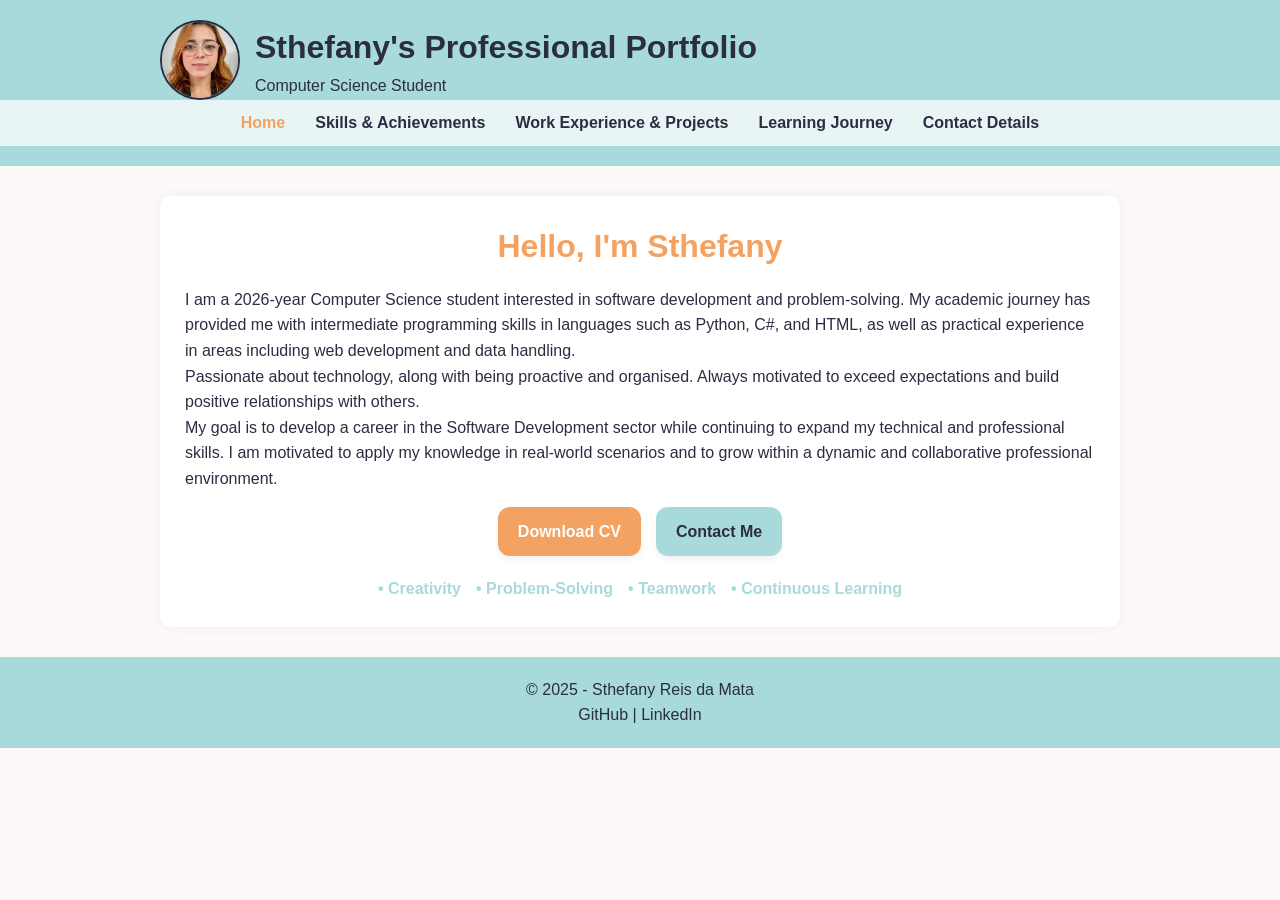
<file: docs/index.html>
<!DOCTYPE html>
<html lang="en">
<head>
    <meta charset="UTF-8">
    <meta name="viewport" content="width=device-width, initial-scale=1.0">
    <title>Professional Portfolio - Home</title>
    <link rel="stylesheet" href="style.css">
</head>
<body>

    <header class="site-header">
        <div class="header">
            <div class="profile">
                <img class="profile-image" src="profile_photo.jpeg" alt="avatar">
                <div>
                    <h1>Sthefany's Professional Portfolio</h1>
                    <span class="subtitle">Computer Science Student</span>
                </div>
            </div>
        </div>
        <nav class="main-nav" id="nav">
            <a href="index.html" class="active">Home</a>
            <a href="skills.html">Skills & Achievements</a>
            <a href="work.html">Work Experience & Projects</a>
            <a href="learning.html">Learning Journey</a>
            <a href="contact.html">Contact Details</a>
        </nav>
    </header>

    <main class="content">
        <section class="hero card">
                    <h2>Hello, I'm <strong>Sthefany</strong></h2>
                    <p>I am a 2026-year Computer Science student interested in software development and problem-solving. My academic journey has provided me with intermediate programming skills in languages such as Python, C#, and HTML, as well as practical experience in areas including web development and data handling.</p>
                    <p>Passionate about technology, along with being proactive and organised. Always motivated to exceed expectations and build positive relationships with others.</p>
                    <p>My goal is to develop a career in the Software Development sector while continuing to expand my technical and professional skills. I am motivated to apply my knowledge in real-world scenarios and to grow within a dynamic and collaborative professional environment.</p>

                <div class="hero actions">
                    <a href="Sthefany.docx" class="btn download">Download CV</a>
                    <a href="contact.html" class="btn primary">Contact Me</a>
                </div>
                <div class="values">
                    <span>• Creativity</span>
                    <span>• Problem-Solving</span>
                    <span>• Teamwork</span>
                    <span>• Continuous Learning</span>
                </div>
        </section>
    </main>


    <footer class="footer">
        <div>&copy; 2025 - Sthefany Reis da Mata</div>
        <div class="socials">
            <a href="https://olympus.ntu.ac.uk/N1015898">GitHub |</a>
            <a href="https://linkedin.com/in/sthefany57"> LinkedIn</a>
        </div>
    </footer>

</body>
</html>
</file>
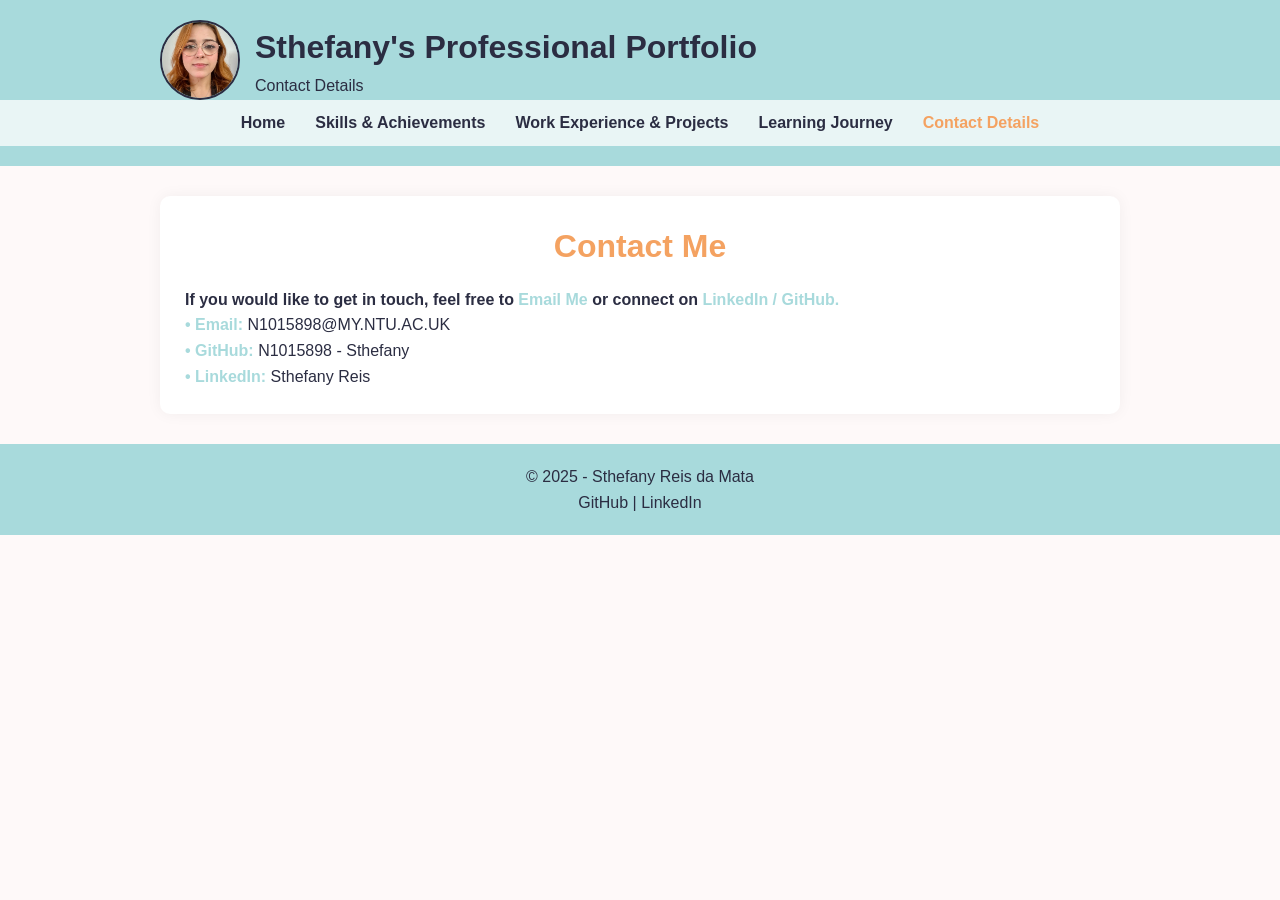
<file: docs/contact.html>
﻿<!DOCTYPE html>
<html lang="en">
<head>
    <meta charset="UTF-8">
    <meta name="viewport" content="width=device-width, initial-scale=1.0">
    <title>Contact Details</title>
    <link rel="stylesheet" href="style.css">
    <style>
        strong {
            color: #a8dadc;
        }
    </style>
</head>
<body>
    <header class="site-header">
        <div class="header">
            <div class="profile">
                <img class="profile-image" src="profile_photo.jpeg" alt="Sthefany profile photo">
                <div>
                    <h1>Sthefany's Professional Portfolio</h1>
                    <p class="subtitle">Contact Details</p>
                </div>
            </div>
        </div>
        <nav class="main-nav" id="nav">
            <a href="index.html">Home</a>
            <a href="skills.html">Skills & Achievements</a>
            <a href="work.html">Work Experience & Projects</a>
            <a href="learning.html">Learning Journey</a>
            <a href="contact.html" class="active">Contact Details</a>
        </nav>
    </header>

    <main class="content">
        <section class ="card">
            <h2>Contact Me</h2>
            <h4>If you would like to get in touch, feel free to <strong>Email Me</strong> or connect on <strong>LinkedIn / GitHub.</strong></h4>
                <p><strong>• Email: </strong><a href="mailto:n1015898@my.ntu.ac.uk">N1015898@MY.NTU.AC.UK</a></p>
                <p><strong>• GitHub: </strong> <a href="https://olympus.ntu.ac.uk/N1015898">N1015898 - Sthefany</a></p>
                <p><strong>• LinkedIn: </strong> <a href="https://linkedin.com/in/sthefany57">Sthefany Reis</a></p>
        </section>
    </main>

    <footer class="footer">
        <div>© 2025 - Sthefany Reis da Mata</div>
        <div class="socials">
            <a href="https://olympus.ntu.ac.uk/N1015898">GitHub |</a>
            <a href="https://linkedin.com/in/sthefany57"> LinkedIn</a>
        </div>
    </footer>

</body>
</html>
</file>
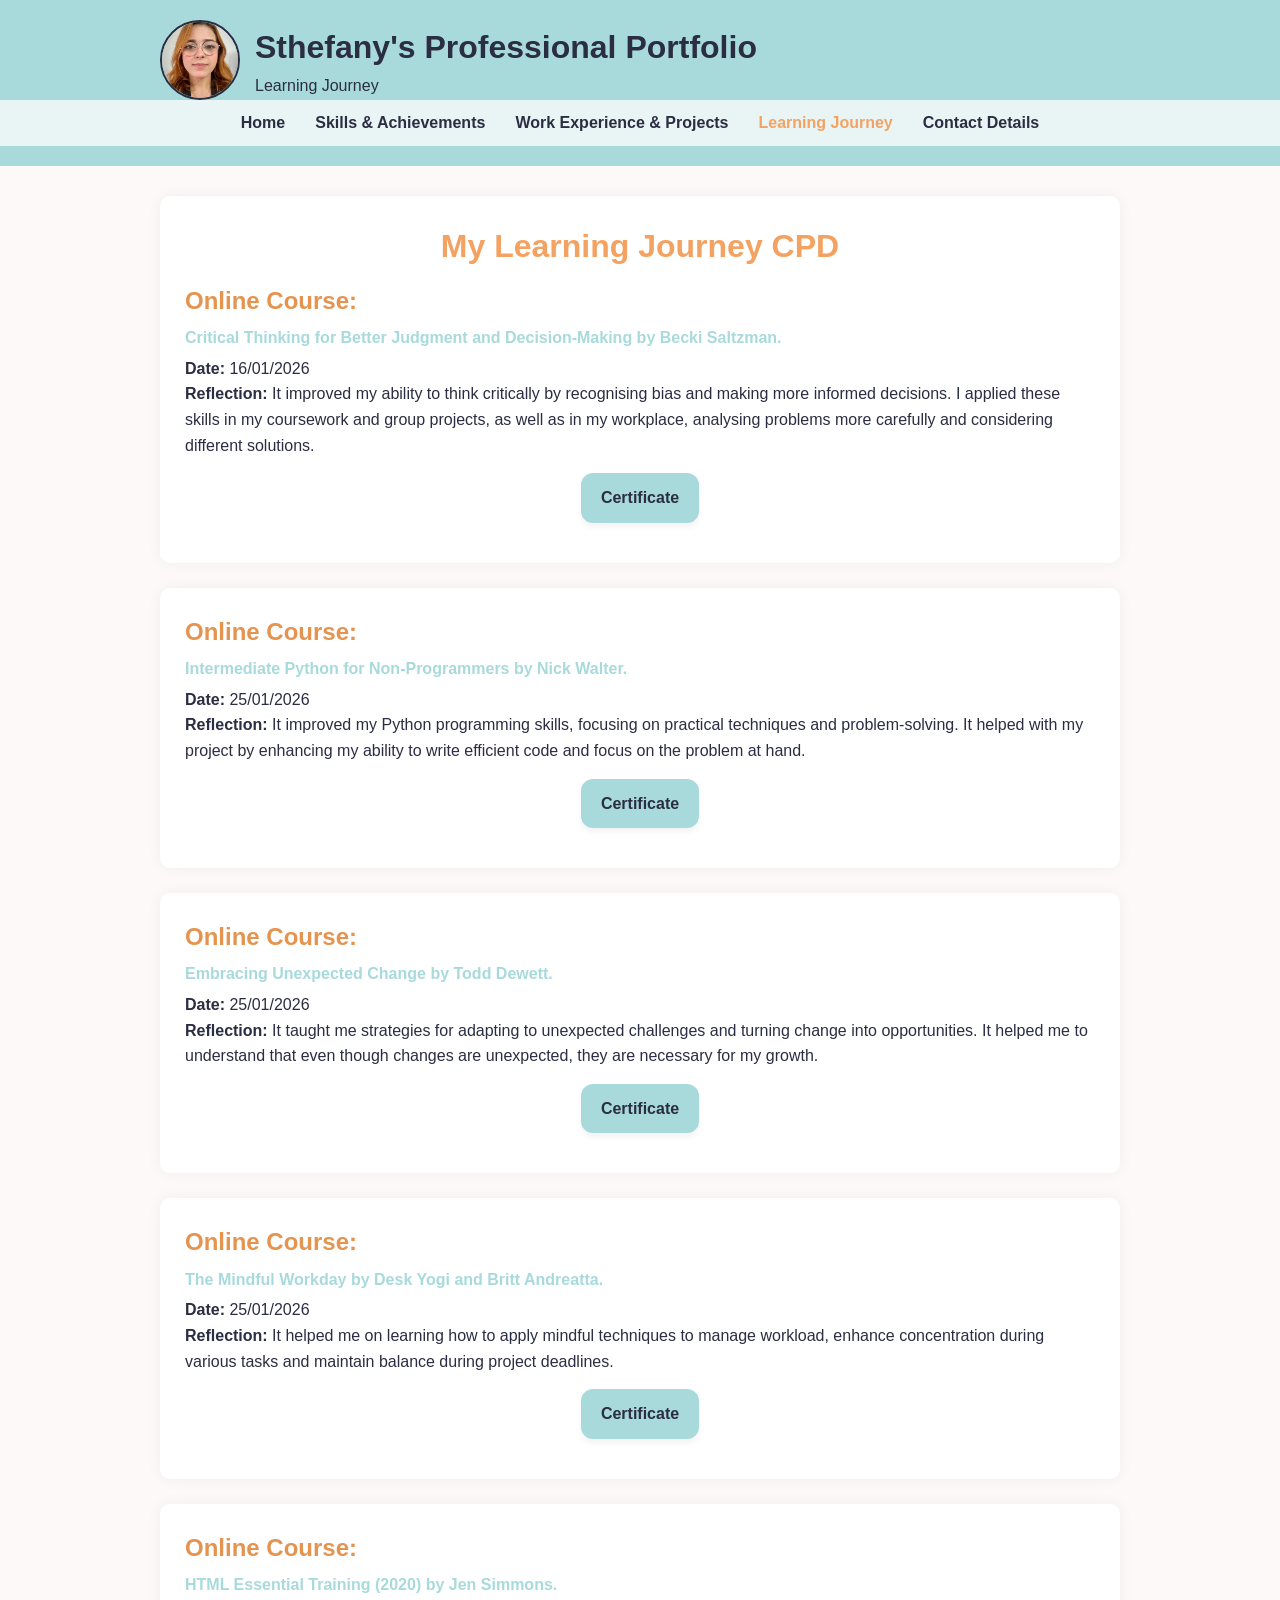
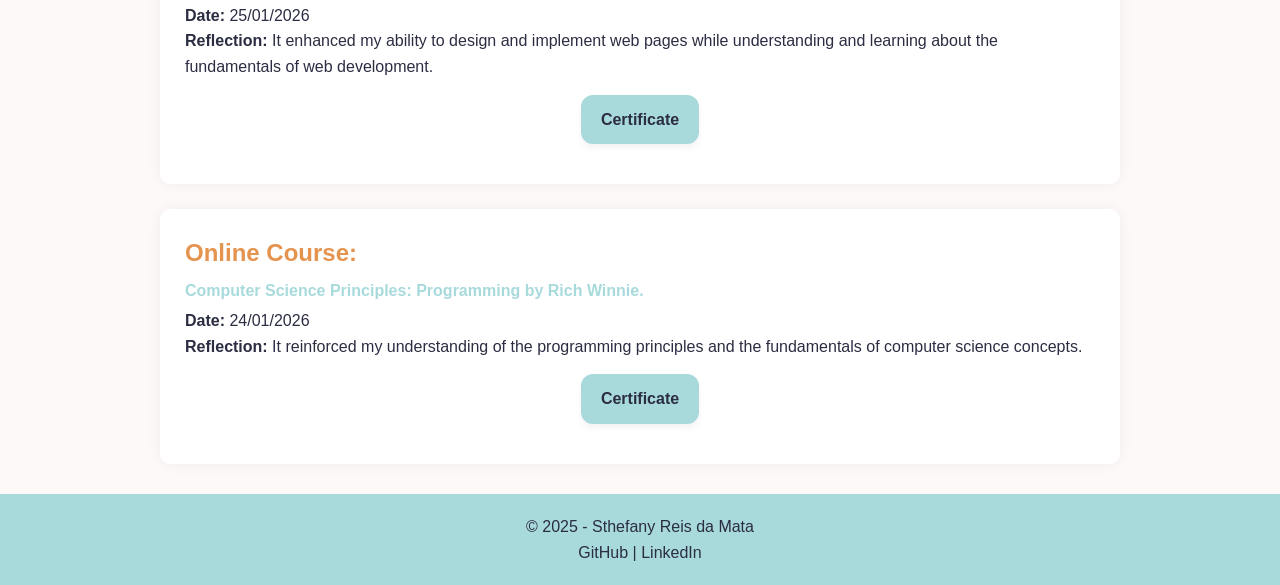
<file: docs/learning.html>
<!DOCTYPE html>
<html lang="en">
<head>
    <meta charset="UTF-8">
    <meta name="viewport" content="width=device-width, initial-scale=1.0">
    <title>Learning Journey - CPD</title>
    <link rel="stylesheet" href="style.css">
</head>
<body>
    <header class="site-header">
        <div class="header">
            <div class="profile">
                <img class="profile-image" src="profile_photo.jpeg" alt="avatar">
                <div>
                    <h1>Sthefany's Professional Portfolio</h1>
                    <span class="subtitle">Learning Journey</span>
                </div>
            </div>
        </div>
        <nav class="main-nav" id="nav">
            <a href="index.html">Home</a>
            <a href="skills.html">Skills & Achievements</a>
            <a href="work.html">Work Experience & Projects</a>
            <a href="learning.html" class="active">Learning Journey</a>
            <a href="contact.html">Contact Details</a>
        </nav>
    </header>

    <main class="content">
        <section class="cpd card">
            <h2>My Learning Journey CPD</h2>


            <h3>Online Course:</h3>
            <h4>Critical Thinking for Better Judgment and Decision-Making by Becki Saltzman.</h4>
            <p><strong>Date: </strong>16/01/2026</p>
            <p><strong>Reflection:</strong> It improved my ability to think critically by recognising bias and making more informed decisions. I applied these skills in my coursework and group projects, as well as in my workplace, analysing problems more carefully and considering different solutions.</p>
            <div class="hero actions">
                <a href="CriticalThinking.pdf" class="btn primary">Certificate</a>
            </div>
        </section>

        <section class="cpd card">
            <h3>Online Course:</h3>
            <h4>Intermediate Python for Non-Programmers by Nick Walter.</h4>
            <p><strong>Date: </strong>25/01/2026</p>
            <p><strong>Reflection:</strong> It improved my Python programming skills, focusing on practical techniques and problem-solving. It helped with my project by enhancing my ability to write efficient code and focus on the problem at hand.</p>
            <div class="hero actions">
                <a href="IntermediatePythonforNonProgrammers.pdf" class="btn primary">Certificate</a>
            </div>
        </section>

        <section class="cpd card">
            <h3>Online Course:</h3>
            <h4>Embracing Unexpected Change by Todd Dewett.</h4>
            <p><strong>Date: </strong>25/01/2026</p>
            <p><strong>Reflection:</strong> It taught me strategies for adapting to unexpected challenges and turning change into opportunities. It helped me to understand that even though changes are unexpected, they are necessary for my growth.</p>
            <div class="hero actions">
                <a href="EmbracingUnexpectedChange.pdf" class="btn primary">Certificate</a>
            </div>
        </section>

        <section class="cpd card">
            <h3>Online Course:</h3>
            <h4>The Mindful Workday by Desk Yogi and Britt Andreatta.</h4>
            <p><strong>Date: </strong>25/01/2026</p>
            <p><strong>Reflection:</strong> It helped me on learning how to apply mindful techniques to manage workload, enhance concentration during various tasks and maintain balance during project deadlines.</p>
            <div class="hero actions">
                <a href="TheMindfulWorkday.pdf" class="btn primary">Certificate</a>
            </div>
        </section>

        <section class="cpd card">
            <h3>Online Course:</h3>
            <h4>HTML Essential Training (2020) by Jen Simmons.</h4>
            <p><strong>Date: </strong>25/01/2026</p>
            <p><strong>Reflection:</strong> It enhanced my ability to design and implement web pages while understanding and learning about the fundamentals of web development.</p>
            <div class="hero actions">
                <a href="HTMLEssentialTraining2020.pdf" class="btn primary">Certificate</a>
            </div>
        </section>

        <section class="cpd card">
            <h3>Online Course:</h3>
            <h4>Computer Science Principles: Programming by Rich Winnie.</h4>
            <p><strong>Date: </strong>24/01/2026</p>
            <p><strong>Reflection:</strong> It reinforced my understanding of the programming principles and the fundamentals of computer science concepts.</p>
            <div class="hero actions">
                <a href="PrinciplesProgramming.pdf" class="btn primary">Certificate</a>
            </div>
        </section>
    </main>

    <footer class="footer">
        <div>&copy; 2025 - Sthefany Reis da Mata</div>
        <div class="socials">
            <a href="https://olympus.ntu.ac.uk/N1015898">GitHub |</a>
            <a href="https://linkedin.com/in/sthefany57"> LinkedIn</a>
        </div>
    </footer>

</body>
</html>
</file>
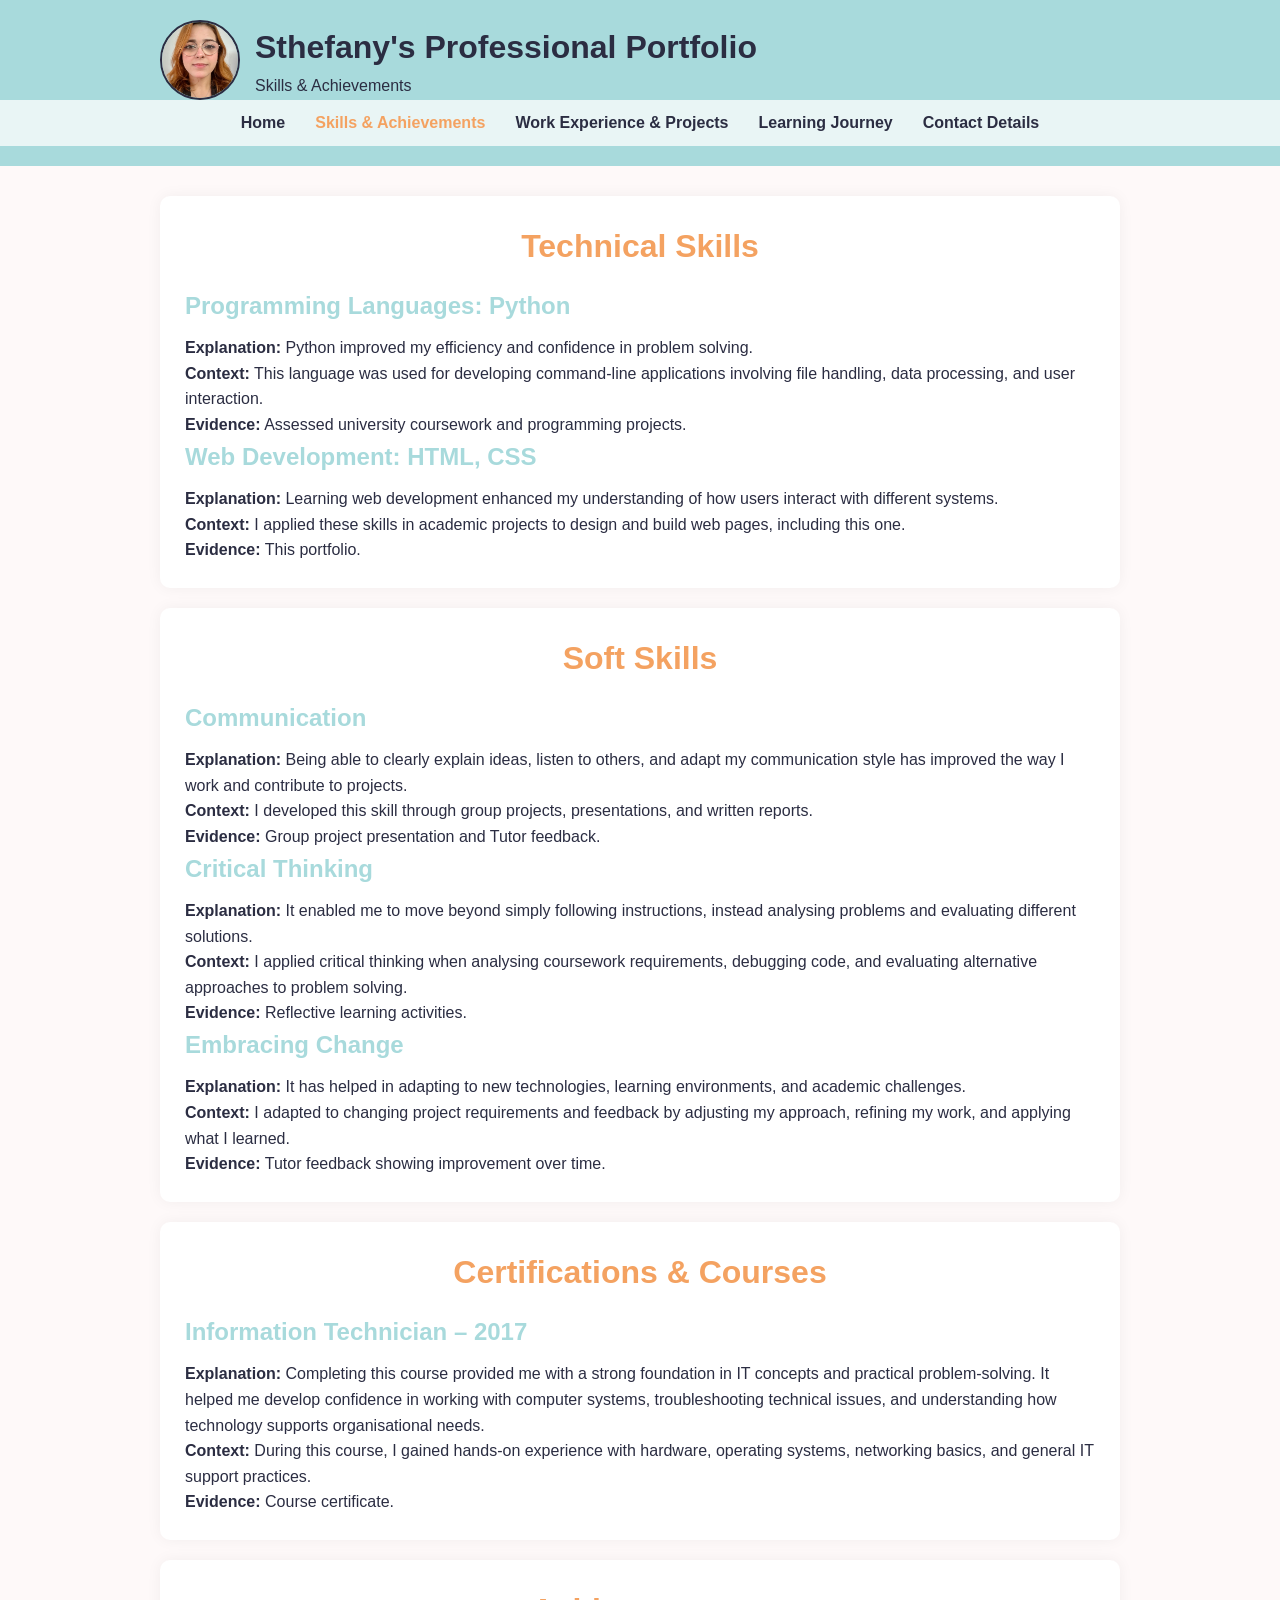
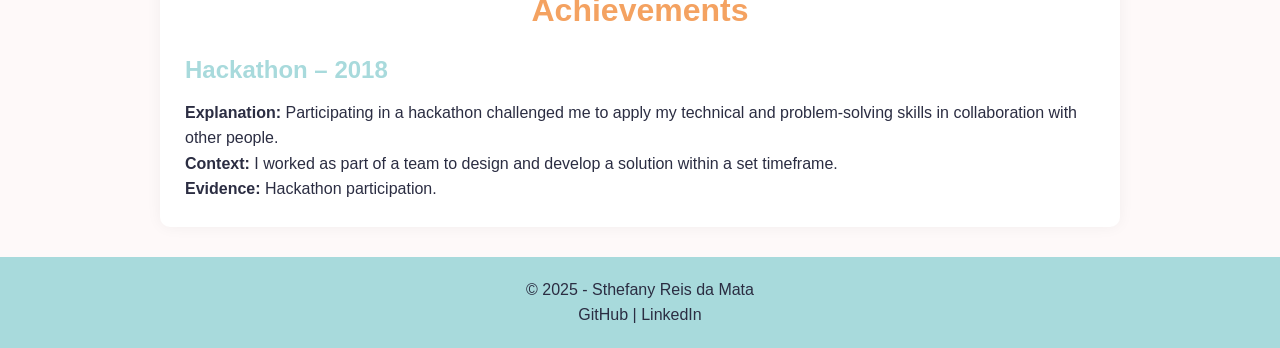
<file: docs/skills.html>
<!DOCTYPE html>
<html lang="en">
<head>
    <meta charset="UTF-8">
    <meta name="viewport" content="width=device-width, initial-scale=1.0">
    <title>Skills & Achievements</title>
    <link rel="stylesheet" href="style.css">
</head>
<body>
    <header class="site-header">
        <div class="header">
            <div class="profile">
                <img class="profile-image" src="profile_photo.jpeg" alt="Sthefany profile photo">
                <div>
                    <h1>Sthefany's Professional Portfolio</h1>
                    <span class="subtitle">Skills & Achievements</span>
                </div>
            </div>
        </div>
        <nav class="main-nav" id="nav">
            <a href="index.html">Home</a>
            <a href="skills.html" class="active">Skills & Achievements</a>
            <a href="work.html">Work Experience & Projects</a>
            <a href="learning.html">Learning Journey</a>
            <a href="contact.html">Contact Details</a>
        </nav>
    </header>
    <main class="content">
        <section class="card">
            <h2>Technical Skills</h2>
                <h3><strong>Programming Languages:</strong> Python</h3>
                <p><strong>Explanation:</strong> Python improved my efficiency and confidence in problem solving.</p>
                <p><strong>Context:</strong> This language was used for developing command-line applications involving file handling, data processing, and user interaction.</p>
                <p><strong>Evidence:</strong> Assessed university coursework and programming projects.</p>

                <h3><strong>Web Development:</strong> HTML, CSS</h3>
                <p><strong>Explanation:</strong> Learning web development enhanced my understanding of how users interact with different systems.</p>
                <p><strong>Context:</strong> I applied these skills in academic projects to design and build web pages, including this one.</p>
                <p><strong>Evidence:</strong> This portfolio.</p>
        </section>
        <section class="card">
            <h2>Soft Skills</h2>
                <h3>Communication</h3>
                <p><strong>Explanation:</strong> Being able to clearly explain ideas, listen to others, and adapt my communication style has improved the way I work and contribute to projects.</p>
                <p><strong>Context:</strong> I developed this skill through group projects, presentations, and written reports.</p>
                <p><strong>Evidence:</strong> Group project presentation and Tutor feedback.</p>

                <h3>Critical Thinking</h3>
                <p><strong>Explanation:</strong> It enabled me to move beyond simply following instructions, instead analysing problems and evaluating different solutions.</p>
                <p><strong>Context:</strong> I applied critical thinking when analysing coursework requirements, debugging code, and evaluating alternative approaches to problem solving.</p>
                <p><strong>Evidence:</strong> Reflective learning activities.</p>

                <h3>Embracing Change</h3>
                <p><strong>Explanation:</strong> It has helped in adapting to new technologies, learning environments, and academic challenges.</p>
                <p><strong>Context:</strong> I adapted to changing project requirements and feedback by adjusting my approach, refining my work, and applying what I learned.</p>
                <p><strong>Evidence:</strong> Tutor feedback showing improvement over time.</p>
            
        </section>
        <section class="card">
            <h2>Certifications & Courses</h2>
                <h3>Information Technician – 2017 </h3>
                <p><strong>Explanation:</strong> Completing this course provided me with a strong foundation in IT concepts and practical problem-solving. It helped me develop confidence in working with computer systems, troubleshooting technical issues, and understanding how technology supports organisational needs.</p>
                <p><strong>Context:</strong> During this course, I gained hands-on experience with hardware, operating systems, networking basics, and general IT support practices.</p>
                <p><strong>Evidence:</strong> Course certificate.</p>
        </section>
        <section class="card">
            <h2>Achievements</h2>
                <h3>Hackathon – 2018</h3>
                <p><strong>Explanation:</strong> Participating in a hackathon challenged me to apply my technical and problem-solving skills in collaboration with other people.</p>
                <p><strong>Context:</strong> I worked as part of a team to design and develop a solution within a set timeframe.</p>
                <p><strong>Evidence:</strong> Hackathon participation.</p>
        </section>
    </main>

    <footer class="footer">
        <div>&copy; 2025 - Sthefany Reis da Mata</div>
        <div class="socials">
            <a href="https://olympus.ntu.ac.uk/N1015898">GitHub |</a>
            <a href="https://linkedin.com/in/sthefany57"> LinkedIn</a>
        </div>
    </footer>

</body>
</html>
</file>
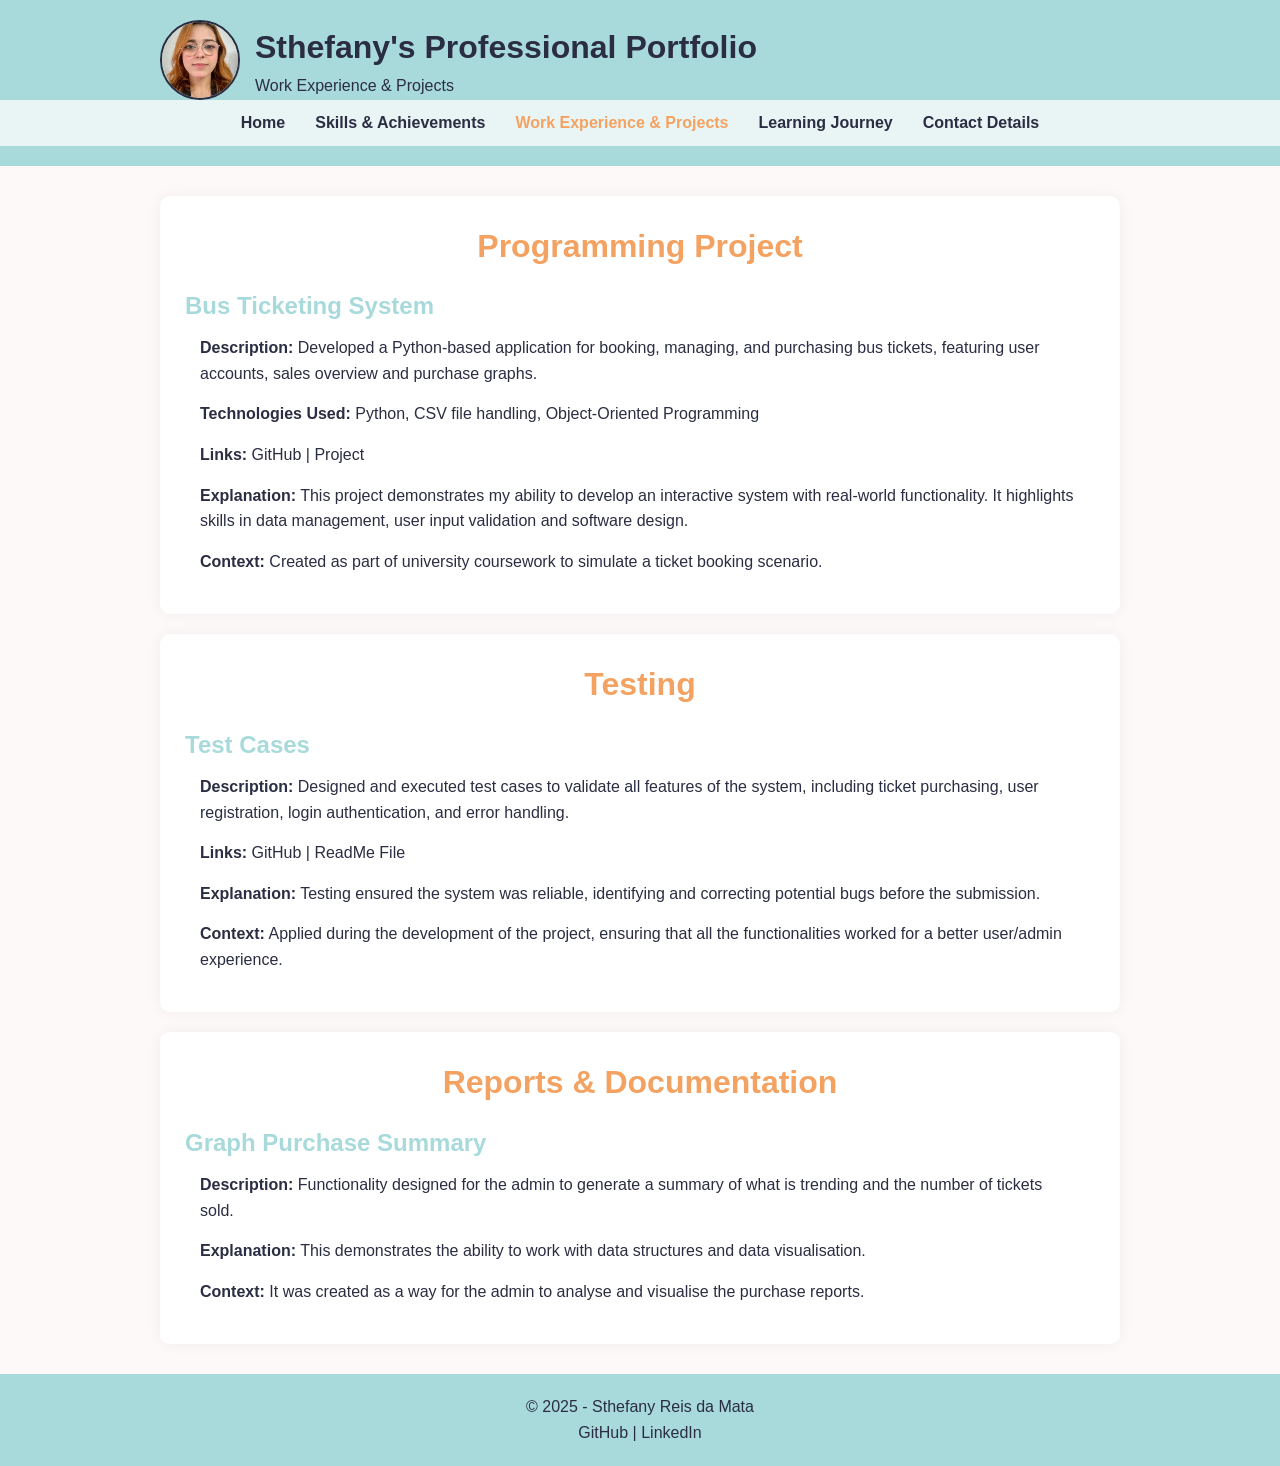
<file: docs/work.html>
<!DOCTYPE html>
<html lang="en">
<head>
    <meta charset="UTF-8">
    <meta name="viewport" content="width=device-width, initial-scale=1.0">
    <title>Work Projects</title>
    <link rel="stylesheet" href="style.css">
    <style>

        p {
            margin: 0 15px 15px;
        }
    </style>
</head>
<body>
    <header class="site-header">
        <div class="header">
            <div class="profile">
                <img class="profile-image" src="profile_photo.jpeg" alt="avatar">
                <div>
                    <h1>Sthefany's Professional Portfolio</h1>
                    <span class="subtitle">Work Experience & Projects</span>
                </div>
            </div>
        </div>
        <nav class="main-nav" id="nav">
            <a href="index.html">Home</a>
            <a href="skills.html">Skills & Achievements</a>
            <a href="work.html" class="active">Work Experience & Projects</a>
            <a href="learning.html">Learning Journey</a>
            <a href="contact.html">Contact Details</a>
        </nav>
    </header>
    <main class="content">
        <section class="project card">
            <h2>Programming Project</h2>
            <div>
                <h3>Bus Ticketing System</h3>
                <p><strong>Description:</strong> Developed a Python-based application for booking, managing, and purchasing bus tickets, featuring user accounts, sales overview and purchase graphs.</p>
                <p><strong>Technologies Used:</strong> Python, CSV file handling, Object-Oriented Programming</p>
                <p><strong>Links: </strong><a href="https://olympus.ntu.ac.uk/N1015898/BUS-TICKET-PROJECT">GitHub | Project</a></p>
                <p><strong>Explanation:</strong> This project demonstrates my ability to develop an interactive system with real-world functionality. It highlights skills in data management, user input validation and software design.</p>
                <p><strong>Context:</strong> Created as part of university coursework to simulate a ticket booking scenario.</p>
            </div>
        </section>

        <section class="project card">
            <h2>Testing</h2>
            <div>
                <h3>Test Cases</h3>
                <p><strong>Description:</strong> Designed and executed test cases to validate all features of the system, including ticket purchasing, user registration, login authentication, and error handling.</p>
                <p><strong>Links: </strong> <a href="https://olympus.ntu.ac.uk/N1015898/BUS-TICKET-PROJECT/blob/3e781c1691c3c29d8f9d284285904c2ba1377987/README.md">GitHub | ReadMe File</a></p>
                <p><strong>Explanation:</strong> Testing ensured the system was reliable, identifying and correcting potential bugs before the submission.</p>
                <p><strong>Context:</strong> Applied during the development of the project, ensuring that all the functionalities worked for a better user/admin experience.</p>
            </div>
        </section>

        <section class="project card">
            <h2>Reports & Documentation</h2>
            <div>
                <h3>Graph Purchase Summary</h3>
                <p><strong>Description:</strong> Functionality designed for the admin to generate a summary of what is trending and the number of tickets sold.</p>
                <p><strong>Explanation:</strong> This demonstrates the ability to work with data structures and data visualisation.</p>
                <p><strong>Context:</strong> It was created as a way for the admin to analyse and visualise the purchase reports.</p>
            </div>
        </section>

    </main>

    <footer class="footer">
        <div>&copy; 2025 - Sthefany Reis da Mata</div>
        <div class="socials">
            <a href="https://olympus.ntu.ac.uk/N1015898">GitHub |</a>
            <a href="https://linkedin.com/in/sthefany57"> LinkedIn</a>
        </div>
    </footer>

</body>
</html>
</file>
<file: docs/style.css>
/* Global Styles */
* {
    box-sizing: border-box; /* include padding and border in element's total width and height */
    margin: 0; /* remove default margin */
    padding: 0; /* remove default padding */

}

/* Body Styles */
body {
    font-family: 'Segoe UI', Arial, sans-serif; /* clean and modern font */
    background: #fef9f9; /* very light pastel */
    color: #2b2d42; /* dark slate */
    line-height: 1.6; /* improve readability */
    transition: background 0.3s, color 0.3s; /* smooth theme transitions */

}
/* Typography */
a {
    color: inherit; /* inherit color from parent */
    text-decoration: none; /* remove underline by default */
}

/* Hover effect for links */
a:hover {
    text-decoration: underline; /* underline on hover for better UX */
}

/* Headings */
ul {
    list-style: disc inside; /* standard list style */
}

/* header */
.site-header {
    background: #a8dadc; /* pastel mint */
    color: #2b2d42; /* dark slate */
    padding: 20px 0; /* vertical padding */
    position: sticky; /* stick to top on scroll */
}

/* Header Content */
.header {
    max-width: 1000px; /* constrain width */
    margin: 0 auto; /* center horizontally */
    display: flex; /* flexbox for layout */
    align-items: center; /* center vertically */
    justify-content: space-between; /* space between items */
    padding: 0 20px; /* horizontal padding */
}


/* Profile Section */
.profile {
    display: flex; /* flexbox for layout */
    align-items: center; /* center vertically */
    gap: 15px; /* space between image and text */
}

/* Profile Image */
.profile img {
        width: 80px; /* fixed width */
        height: 80px; /* fixed height */
        max-width: 100%; /* responsive */
        object-fit: cover; /* fills the circle without distortion */
        border-radius: 50%; /* circular shape */
        border: 2px solid #2b2d42; /* border color */
}

/* Main Content Area */
.content {
    max-width: 1000px; /* constrain width */
    margin: 30px auto; /* center horizontally with top margin */
    padding: 0 20px; /* horizontal padding */
}

/* Navigation Styles */
.main-nav {
    display: flex; /* flexbox for layout */
    justify-content: center; /* center nav items */
    background: #e9f5f5; /* light pastel */
    padding: 10px 0; /* vertical padding */
}

 /* Navigation Links */
.main-nav a {
    margin: 0 15px; /* horizontal spacing */
    font-weight: bold; /* bold text */
    color: #2b2d42; /* dark slate */
    transition: color 0.3s; /* smooth color transition */
}

 /* Hover and Active Link Styles */
    .main-nav a:hover,
    .main-nav a.active {
        color: #f4a261; /* pastel coral */
    }


/*buttons */
.btn {
    padding: 10px 18px; /* increased padding for better touch targets */
    border-radius: 12px; /* more rounded corners for a softer look */
    font-weight: 600; /* semi-bold text */
    cursor: pointer; /* pointer cursor on hover */
    transition: all 0.25s ease; /* smooth transitions for hover effects */
    border: 2px solid transparent; /* default border */
    box-shadow: 0 4px 6px rgba(0,0,0,0.05); /* subtle shadow */
}

/* General hover effect for all buttons */
.btn:hover {
     transform: translateY(-2px); /* slight lift on hover */
     box-shadow: 0 6px 10px rgba(0,0,0,0.08); /* enhanced shadow on hover */
}

/* Primary button (mint) */
.btn.primary {
     background-color: #a8dadc; /* pastel mint */
     color: #2b2d42; /* dark slate */
     border: 2px solid #a8dadc; /* matching border */
}

 /* Hover effect for primary button */
.btn.primary:hover {
      background-color: #8fc5c7; /* slightly darker mint */
      border-color: #8fc5c7; /* matching border */
}

/* Download / accent button (coral) */
.btn.download {
    background-color: #f4a261; /* pastel coral */
    color: #fff; /* white text */
    border: 2px solid #f4a261; /* matching border */
 }

 /* Hover effect for download button */
 .btn.download:hover {
    background-color: #e5944f; /* slightly darker coral */
    border-color: #e5944f; /* matching border */
 }


/* Card section */
.card {
    background: white; /* soft lavender */
    padding: 25px; /* increased padding */
    border-radius: 10px; /* rounded corners */
    box-shadow: 0 0 15px rgba(0,0,0,0.05); /* subtle shadow */
    margin-bottom: 20px; /* space below each card */
    transition: transform 0.2s, box-shadow 0.2s; /* smooth hover effects */
}

/* Hover effect for cards */
.card:hover {
     transform: translateY(-5px); /* slight lift on hover */
     box-shadow: 0 0 25px rgba(0,0,0,0.2); /* enhanced shadow on hover */
 }
 
/* Card Headings */
    .card h2 {
        text-align: center; /* center text */
        font-size: 2rem; /* larger font size */
        margin-bottom: 15px; /* space below heading */
        color: #f4a261; /* pastel coral */
    }

    .card h3 {
        text-align: left; /* left text */
        font-size: 1.5rem; /* medium font size */
        margin-bottom: 10px; /* space below heading */
        color: #a8dadc; /* pastel mint */
    }



/* Card Paragraphs */
    .actions {
        margin: 15px 0; /* vertical margin */
        display: flex; /* flexbox for layout */
        justify-content: center; /* center actions */
        gap: 15px; /* space between actions */
    }

/**/
.values {
    display: flex; /* flexbox for layout */
    justify-content: center; /* center values */
    flex-wrap: wrap; /* wrap to next line if needed */
    gap: 15px; /* space between values */
    margin-top: 20px; /* space above values */
    font-weight: bold; /* bold text */
    color: #a8dadc; /* pastel mint */
}

/* CPD Section */
.cpd {
    margin-bottom: 25px; /* space below each section */
}
    .cpd h2 {
        color: #f4a261; /* pastel coral */
        margin-bottom: 10px; /* space below main headings */
    }
    .cpd h3 {
        color: #e5944f; /* pastel mint */
        margin-bottom: 5px; /* space below subheadings */
    }
    .cpd h4{
        color: #a8dadc; /* pastel coral */
        margin-bottom: 5px; /* space below main headings */
    }

    /* Footer Styles */
    .footer {
        background: #a8dadc; /* pastel mint footer */
        color: #2b2d42; /* dark slate text */
        padding: 20px 0; /* vertical padding */
        text-align: center; /* center text */

    }
</file>
